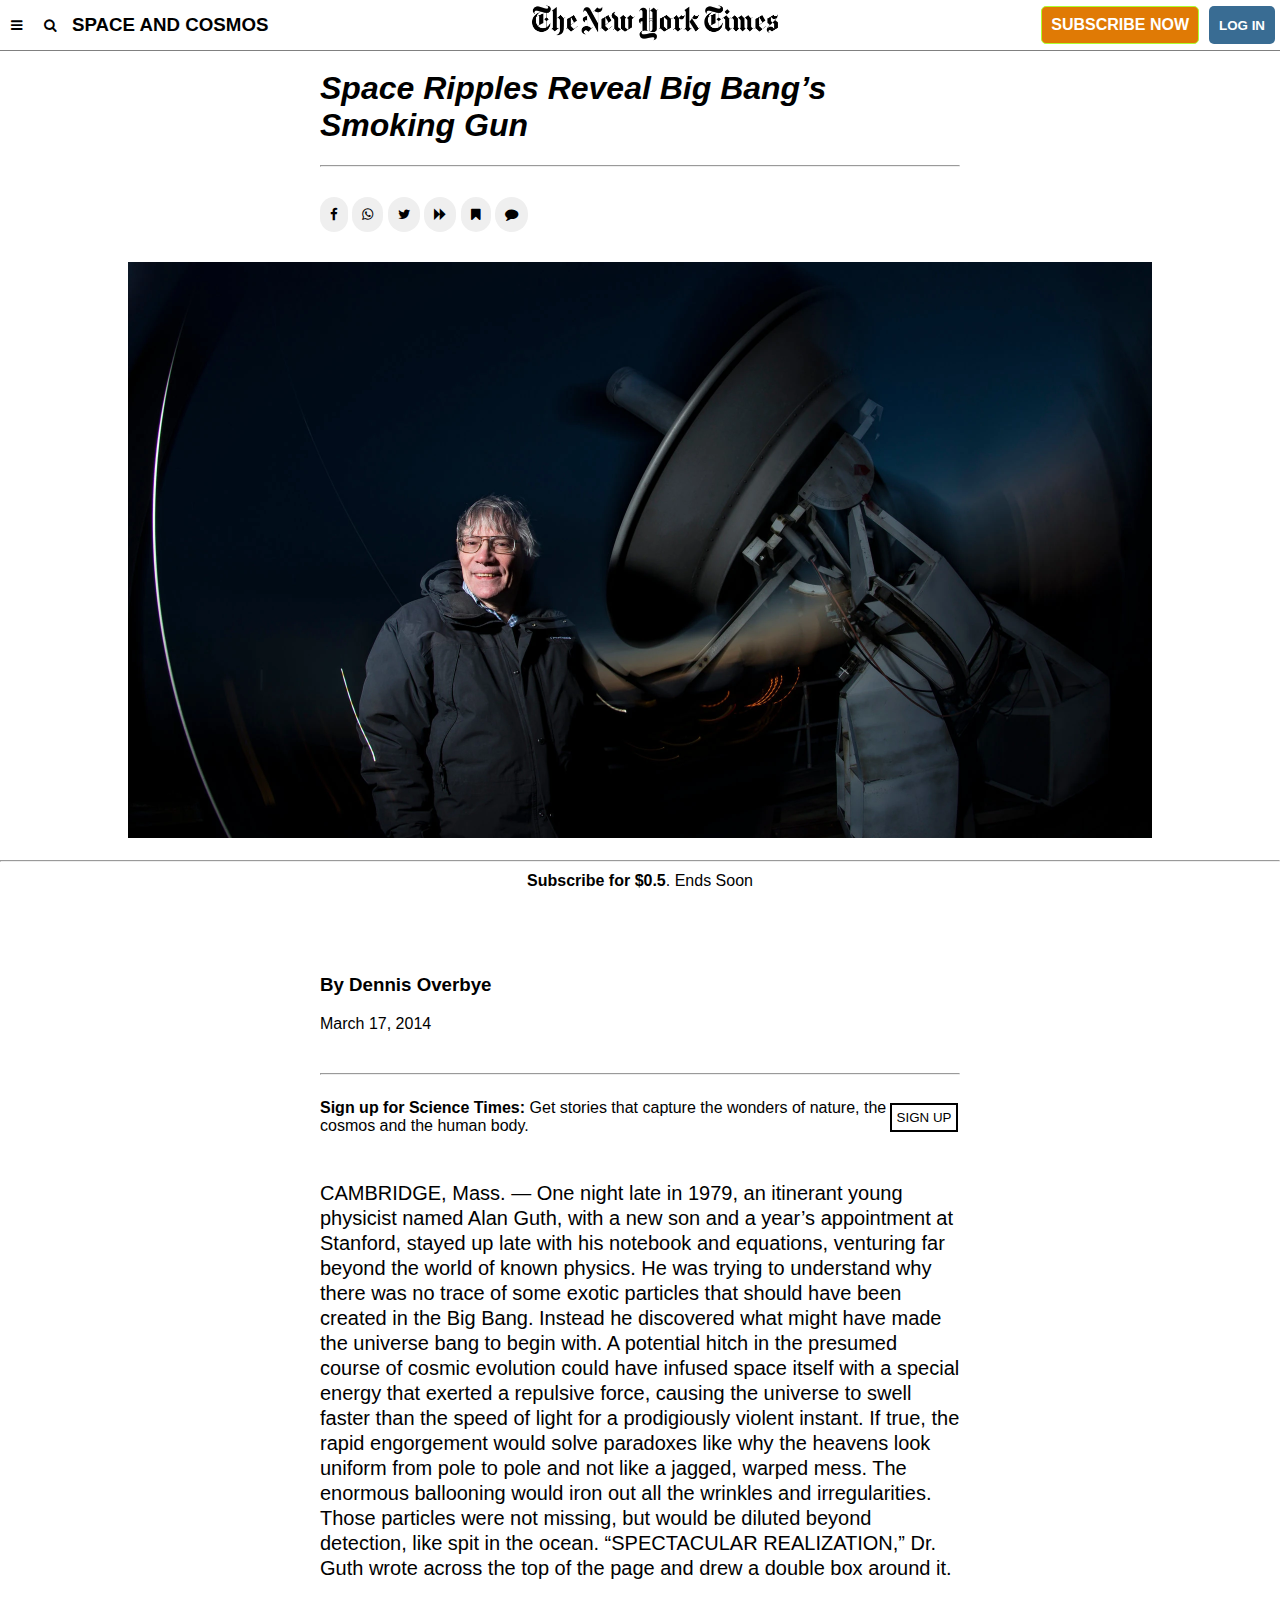
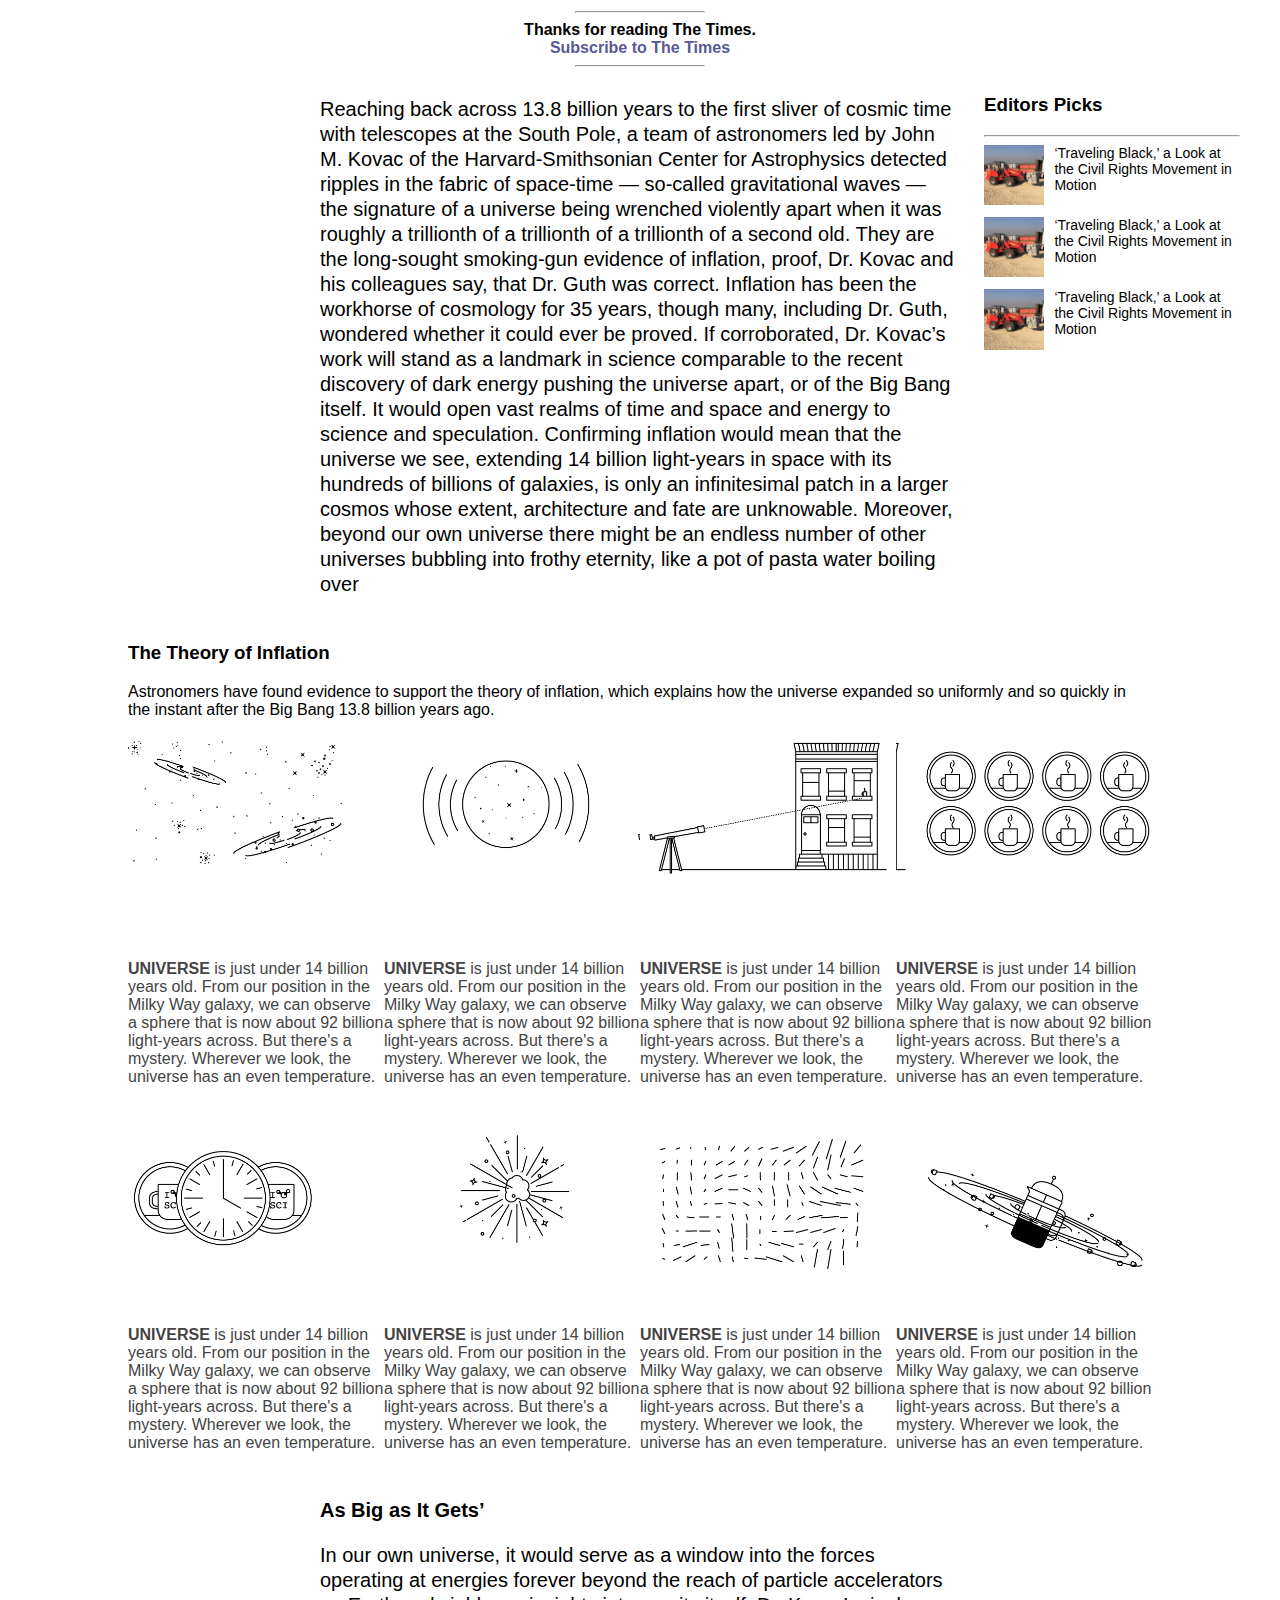
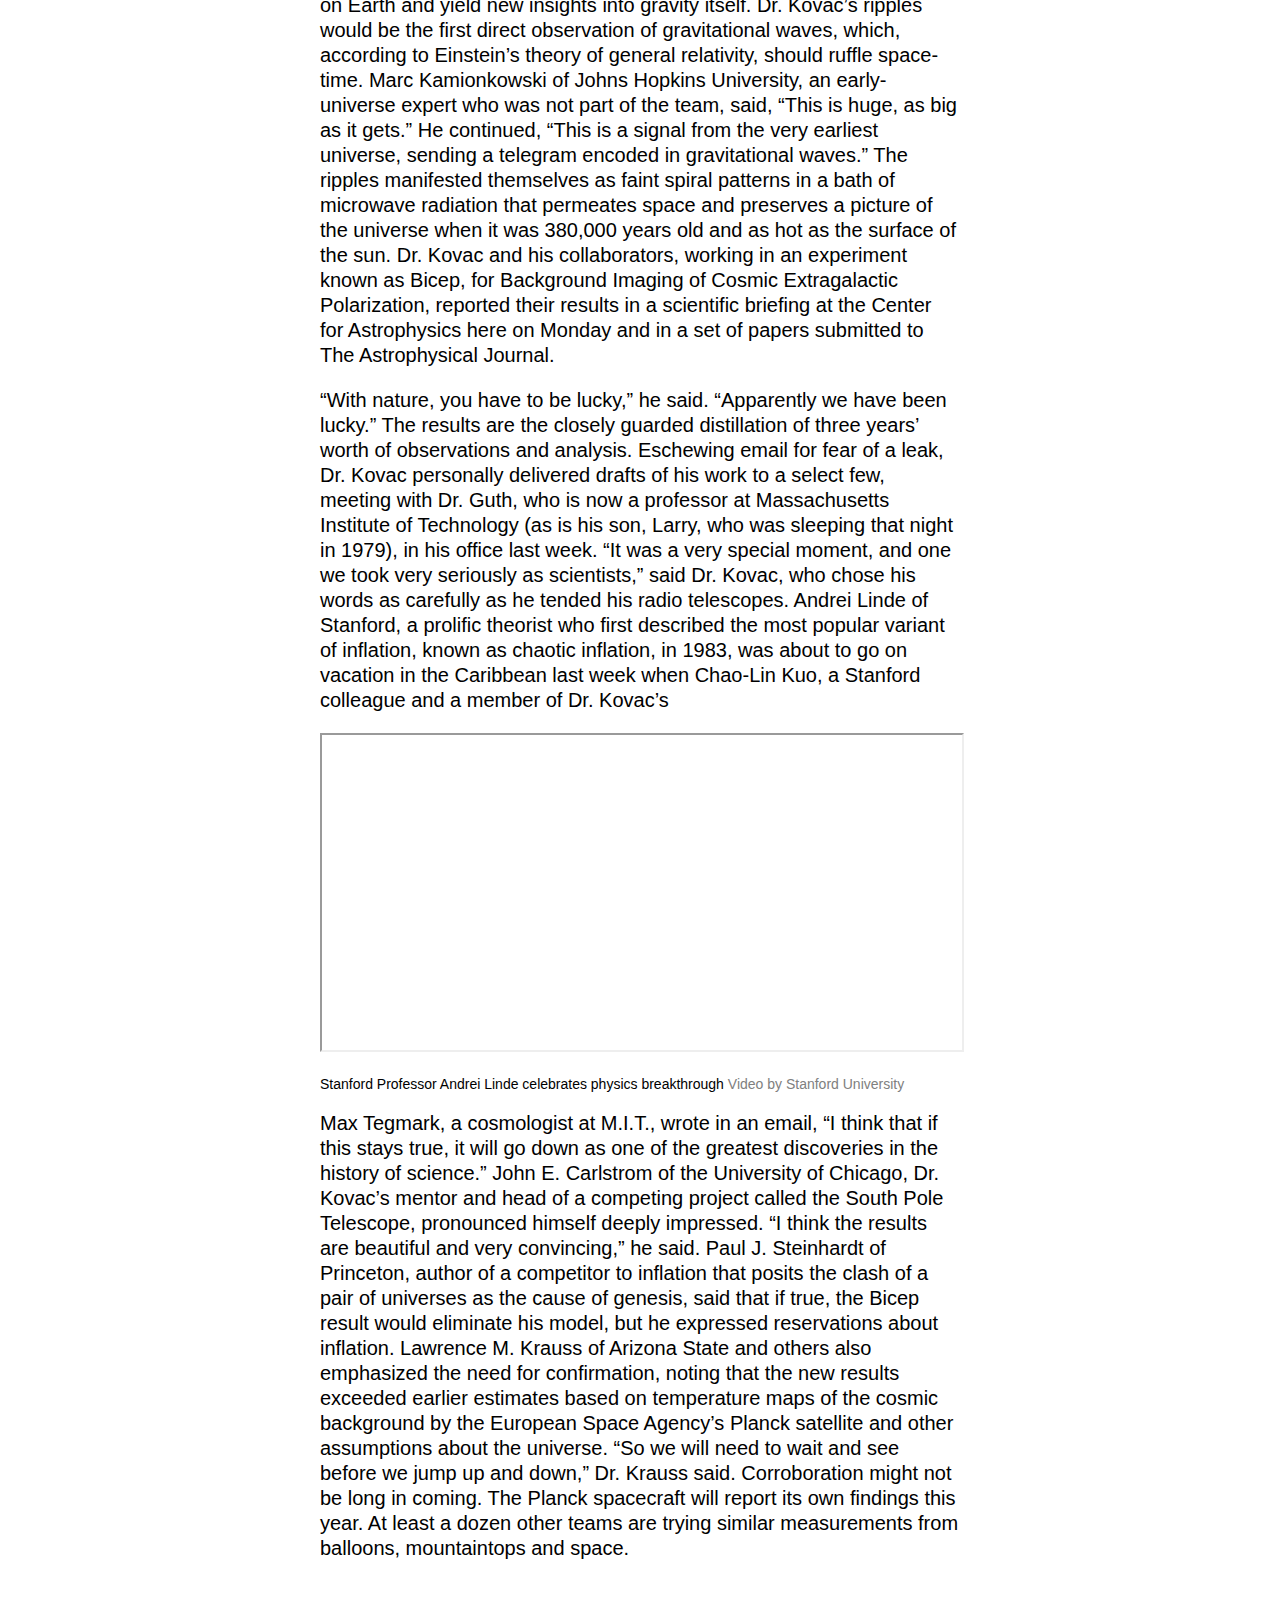
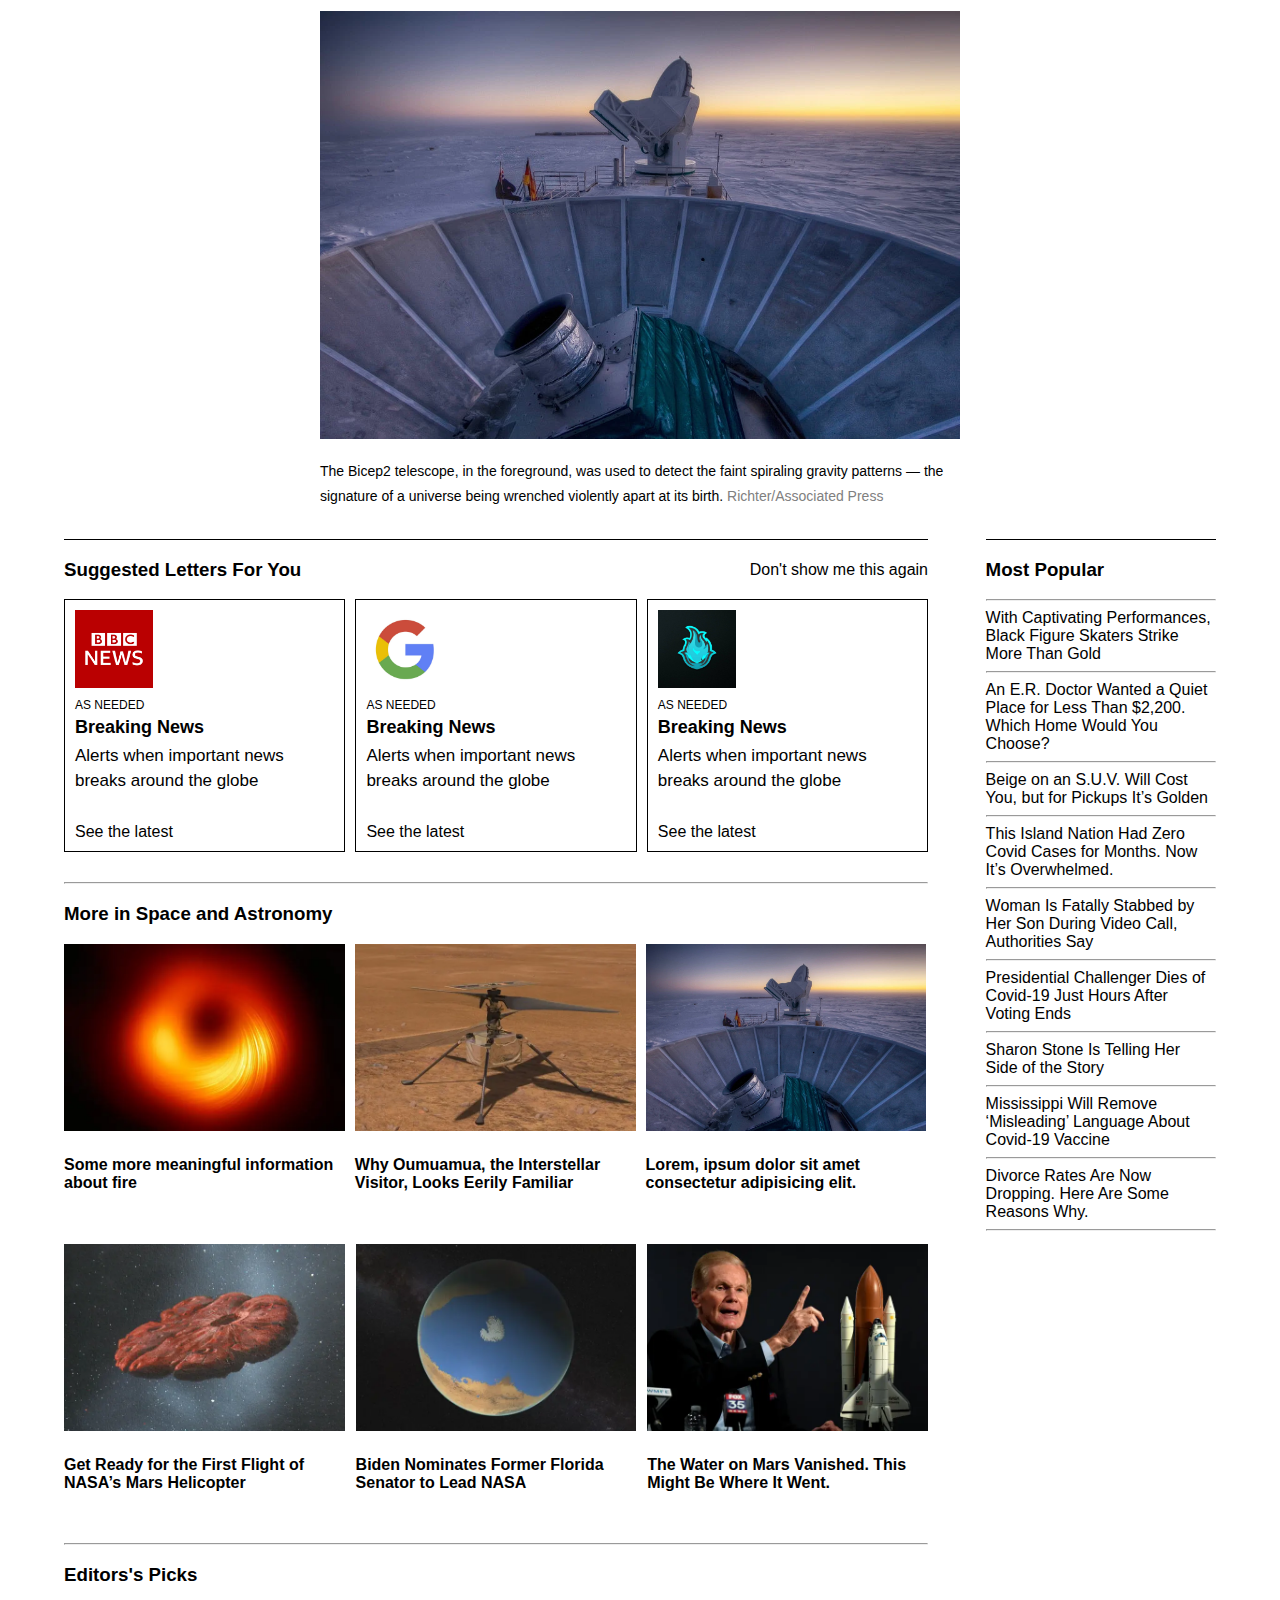
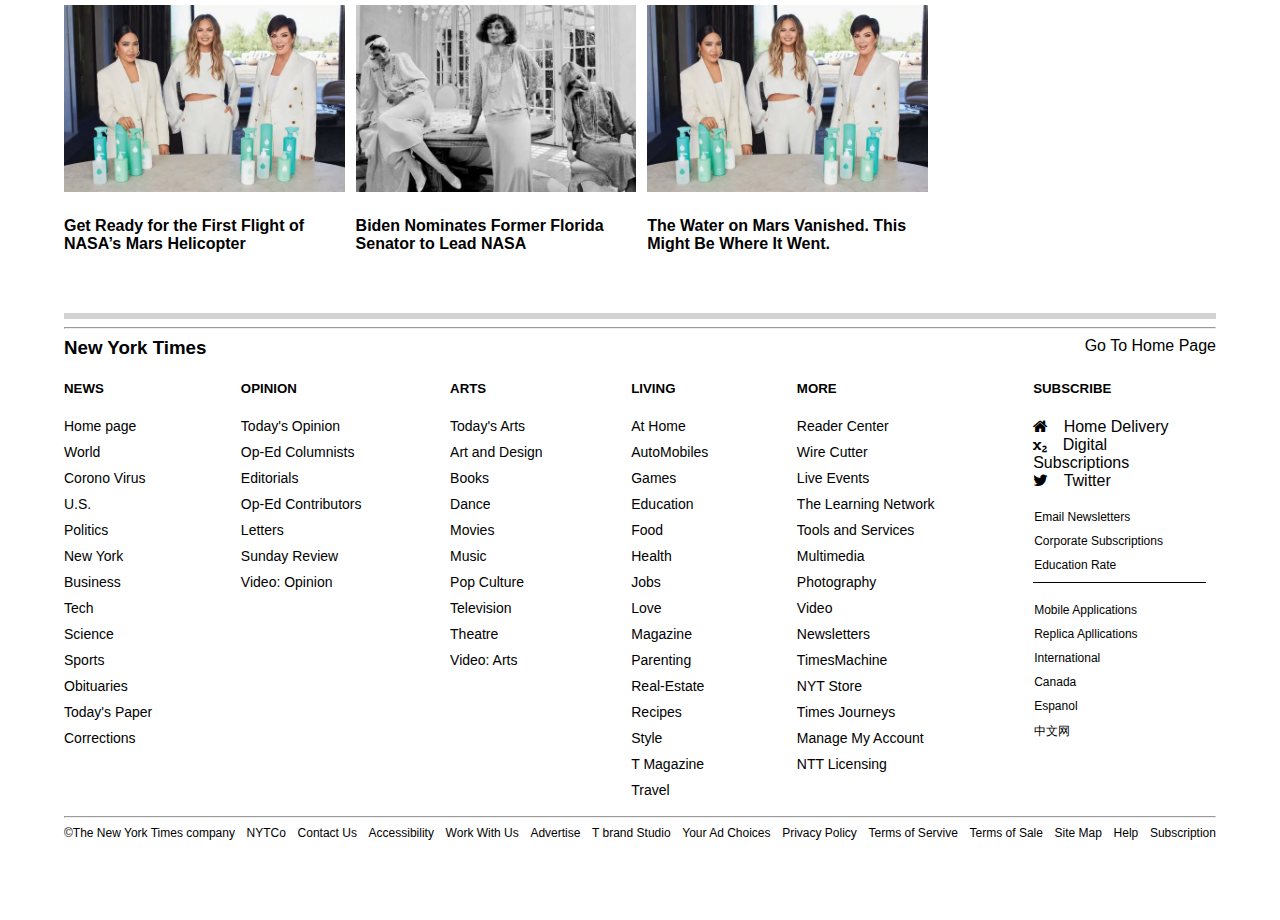
<file: index.html>
<!DOCTYPE html>
<html lang="en">
<head>
  <meta charset="UTF-8">
  <meta http-equiv="X-UA-Compatible" content="IE=edge">
  <meta name="viewport" content="width=device-width, initial-scale=1.0">
  <title>Document</title>
  <link rel="stylesheet" href="style.css">
  <link rel="stylesheet" href="https://cdnjs.cloudflare.com/ajax/libs/font-awesome/4.7.0/css/font-awesome.min.css">
</head>
<body>

  <!-- The Navigation -->
  <nav class="navigation">
    <div class="nav-items">
      <button type="button" class="search-icon"><i class="fa fa-bars"></i></button>
      <button type="button" class="search-icon"><i class="fa fa-search"></i></button>
      <h3>SPACE AND COSMOS</h3>
    </div>
    <div class="nav-items">
      <a href="https://www.nytimes.com/"><img class="logo" src="./img/New-York-Times-logo.png" alt="logo"></a>
    </div>
    <div class="nav-items">
      <a href="./form.html" class="subscribe-now">SUBSCRIBE NOW</a>
      <button type="button" class="log-in">LOG IN</button>
    </div>
  </nav>

  <!-- The Header -->
  <header>
    <h1>Space Ripples Reveal Big Bang’s Smoking Gun</h1>
    <hr>
    <div class="header-icons">
      <button type="button" class="social-icon"><i class="fa fa-facebook"></i></button>
      <button type="button" class="social-icon"><i class="fa fa-whatsapp"></i></button>
      <button type="button" class="social-icon"><i class="fa fa-twitter"></i></button>
      <button type="button" class="social-icon"><i class="fa fa-forward"></i></button>
      <button type="button" class="social-icon"><i class="fa fa-bookmark"></i></button>
      <button type="button" class="social-icon"><i class="fa fa-comment"></i></button>
    </div>
  </header>


  <img src="./img/image.webp" alt="banner-image" class="image-banner">
  <p class="fig-image">Allan Guth was one of the first physicists to hypothesize the existence of inflation, which explains how the universe expanded so uniformly and so quickly in the instant after the Big Bang 13.8 billion years ago.Credit...<span>Friedman for The New York Times</span></p>

  <!-- Main Section -->
  <section id="main">
    <div class="author">
      <h3>By Dennis Overbye</h3>
      <p>March 17, 2014</p>
    </div>
    <hr>
    <div class="sign-up">
      <p><span>Sign up for Science Times:</span> Get stories that capture the wonders of nature, the cosmos and the human body.</p>
      <button type="button">SIGN UP</button>
    </div>
    <div class="content">
      CAMBRIDGE, Mass. — One night late in 1979, an itinerant young physicist named Alan Guth, with a new son and a year’s appointment at Stanford, stayed up late with his notebook and equations, venturing far beyond the world of known physics.

      He was trying to understand why there was no trace of some exotic particles that should have been created in the Big Bang. Instead he discovered what might have made the universe bang to begin with. A potential hitch in the presumed course of cosmic evolution could have infused space itself with a special energy that exerted a repulsive force, causing the universe to swell faster than the speed of light for a prodigiously violent instant.

      If true, the rapid engorgement would solve paradoxes like why the heavens look uniform from pole to pole and not like a jagged, warped mess. The enormous ballooning would iron out all the wrinkles and irregularities. Those particles were not missing, but would be diluted beyond detection, like spit in the ocean.

      “SPECTACULAR REALIZATION,” Dr. Guth wrote across the top of the page and drew a double box around it. 
    </div>
    <hr class="shorter">
    <h4 class="thanks">Thanks for reading The Times.</h4>
    <h4 class="blue thanks">Subscribe to The Times</h4>
    <hr class="shorter">
  </section>

    <aside>
      <h3>Editors Picks</h3>
      <hr>
      <div class="row-flex">
        <div class="column">
          <img class="loader" src="./img/l1.jpg" alt="loader">
        </div>
        <div class="column-flex">
          <a href="#">‘Traveling Black,’ a Look at the Civil Rights Movement in Motion</a>
        </div>
      </div>
      <div class="row-flex">
        <div class="column">
          <img class="loader" src="./img/l1.jpg" alt="loader">
        </div>
        <div class="column-flex">
          <a href="#">‘Traveling Black,’ a Look at the Civil Rights Movement in Motion</a>
        </div>
      </div>
      <div class="row-flex">
        <div class="column">
          <img class="loader" src="./img/l1.jpg" alt="loader">
        </div>
        <div class="column-flex">
          <a href="#">‘Traveling Black,’ a Look at the Civil Rights Movement in Motion</a>
        </div>
      </div>
    </aside>

    <div class="editors-picks">
      Reaching back across 13.8 billion years to the first sliver of cosmic time with telescopes at the South Pole, a team of astronomers led by John M. Kovac of the Harvard-Smithsonian Center for Astrophysics detected ripples in the fabric of space-time — so-called gravitational waves — the signature of a universe being wrenched violently apart when it was roughly a trillionth of a trillionth of a trillionth of a second old. They are the long-sought smoking-gun evidence of inflation, proof, Dr. Kovac and his colleagues say, that Dr. Guth was correct.

      Inflation has been the workhorse of cosmology for 35 years, though many, including Dr. Guth, wondered whether it could ever be proved.

      If corroborated, Dr. Kovac’s work will stand as a landmark in science comparable to the recent discovery of dark energy pushing the universe apart, or of the Big Bang itself. It would open vast realms of time and space and energy to science and speculation.

      Confirming inflation would mean that the universe we see, extending 14 billion light-years in space with its hundreds of billions of galaxies, is only an infinitesimal patch in a larger cosmos whose extent, architecture and fate are unknowable. Moreover, beyond our own universe there might be an endless number of other universes bubbling into frothy eternity, like a pot of pasta water boiling over
      <br>
      <br>
    </div>
    <section id="grid">
      <h3>The Theory of Inflation</h3>
      <p>Astronomers have found evidence to support the theory of inflation, which explains how the universe expanded so uniformly and so quickly in the instant after the Big Bang 13.8 billion years ago.</p>
      <div class="wrapper">
        <div class="cards">
          <a href=""><img class="card-style" src="./img/1.png" alt="Avatar"></a>
          <div class="container">
            <p><strong>UNIVERSE</strong> is just under 14 billion years old. From our position in the Milky Way galaxy, we can observe a sphere that is now about 92 billion light-years across. But there's a mystery. Wherever we look, the universe has an even temperature.</p>
          </div>
        </div>
        <div class="cards">
          <a href=""><img class="card-style" src="./img/2.png" alt="Avatar"></a>
          <div class="container">
            <p><strong>UNIVERSE</strong> is just under 14 billion years old. From our position in the Milky Way galaxy, we can observe a sphere that is now about 92 billion light-years across. But there's a mystery. Wherever we look, the universe has an even temperature.</p>
          </div>
        </div>
        <div class="cards">
          <a href=""><img class="card-style" src="./img/3.png" alt="Avatar"></a>
          <div class="container">
            <p><strong>UNIVERSE</strong> is just under 14 billion years old. From our position in the Milky Way galaxy, we can observe a sphere that is now about 92 billion light-years across. But there's a mystery. Wherever we look, the universe has an even temperature.</p>
          </div>
        </div>
        <div class="cards">
          <a href=""><img class="card-style" src="./img/4.png" alt="Avatar"></a>
          <div class="container">
            <p><strong>UNIVERSE</strong> is just under 14 billion years old. From our position in the Milky Way galaxy, we can observe a sphere that is now about 92 billion light-years across. But there's a mystery. Wherever we look, the universe has an even temperature.</p>
          </div>
        </div>
        <div class="cards">
          <a href=""><img class="card-style" src="./img/5.png" alt="Avatar"></a>
          <div class="container">
            <p><strong>UNIVERSE</strong> is just under 14 billion years old. From our position in the Milky Way galaxy, we can observe a sphere that is now about 92 billion light-years across. But there's a mystery. Wherever we look, the universe has an even temperature.</p>
          </div>
        </div>
        <div class="cards">
          <a href=""><img class="card-style" src="./img/6.png" alt="Avatar"></a>
          <div class="container">
            <p><strong>UNIVERSE </strong> is just under 14 billion years old. From our position in the Milky Way galaxy, we can observe a sphere that is now about 92 billion light-years across. But there's a mystery. Wherever we look, the universe has an even temperature.</p>
          </div>
        </div>
        <div class="cards">
          <a href=""><img class="card-style" src="./img/7.png" alt="Avatar"></a>
          <div class="container">
            <p><strong>UNIVERSE</strong> is just under 14 billion years old. From our position in the Milky Way galaxy, we can observe a sphere that is now about 92 billion light-years across. But there's a mystery. Wherever we look, the universe has an even temperature.</p>
          </div>
        </div>
        <div class="cards">
          <a href=""><img class="card-style" src="./img/8.png" alt="Avatar"></a>
          <div class="container">
            <p><strong>UNIVERSE </strong> is just under 14 billion years old. From our position in the Milky Way galaxy, we can observe a sphere that is now about 92 billion light-years across. But there's a mystery. Wherever we look, the universe has an even temperature.</p>
          </div>
        </div>
      </div>
    </section>
    <section id="main2">
      <div class="content">
        <span class="special">As Big as It Gets’</span>
      <p>In our own universe, it would serve as a window into the forces operating at energies forever beyond the reach of particle accelerators on Earth and yield new insights into gravity itself. Dr. Kovac’s ripples would be the first direct observation of gravitational waves, which, according to Einstein’s theory of general relativity, should ruffle space-time.

        Marc Kamionkowski of Johns Hopkins University, an early-universe expert who was not part of the team, said, “This is huge, as big as it gets.”

        He continued, “This is a signal from the very earliest universe, sending a telegram encoded in gravitational waves.”

        The ripples manifested themselves as faint spiral patterns in a bath of microwave radiation that permeates space and preserves a picture of the universe when it was 380,000 years old and as hot as the surface of the sun.

        Dr. Kovac and his collaborators, working in an experiment known as Bicep, for Background Imaging of Cosmic Extragalactic Polarization, reported their results in a scientific briefing at the Center for Astrophysics here on Monday and in a set of papers submitted to The Astrophysical Journal.
      </p>
        “With nature, you have to be lucky,” he said. “Apparently we have been lucky.”

        The results are the closely guarded distillation of three years’ worth of observations and analysis. Eschewing email for fear of a leak, Dr. Kovac personally delivered drafts of his work to a select few, meeting with Dr. Guth, who is now a professor at Massachusetts Institute of Technology (as is his son, Larry, who was sleeping that night in 1979), in his office last week.

        “It was a very special moment, and one we took very seriously as scientists,” said Dr. Kovac, who chose his words as carefully as he tended his radio telescopes.

        Andrei Linde of Stanford, a prolific theorist who first described the most popular variant of inflation, known as chaotic inflation, in 1983, was about to go on vacation in the Caribbean last week when Chao-Lin Kuo, a Stanford colleague and a member of Dr. Kovac’s 

        <iframe height="315" src="https://www.youtube.com/embed/ZlfIVEy_YOA" title="YouTube video player" allow="accelerometer; autoplay; clipboard-write; encrypted-media; gyroscope; picture-in-picture" allowfullscreen>
        </iframe>
        <p class="youtube">Stanford Professor Andrei Linde celebrates physics breakthrough<span> Video by Stanford University</span></p>
          Max Tegmark, a cosmologist at M.I.T., wrote in an email, “I think that if this stays true, it will go down as one of the greatest discoveries in the history of science.”

          John E. Carlstrom of the University of Chicago, Dr. Kovac’s mentor and head of a competing project called the South Pole Telescope, pronounced himself deeply impressed. “I think the results are beautiful and very convincing,” he said.

          Paul J. Steinhardt of Princeton, author of a competitor to inflation that posits the clash of a pair of universes as the cause of genesis, said that if true, the Bicep result would eliminate his model, but he expressed reservations about inflation.

          Lawrence M. Krauss of Arizona State and others also emphasized the need for confirmation, noting that the new results exceeded earlier estimates based on temperature maps of the cosmic background by the European Space Agency’s Planck satellite and other assumptions about the universe.

          “So we will need to wait and see before we jump up and down,” Dr. Krauss said.

          Corroboration might not be long in coming. The Planck spacecraft will report its own findings this year. At least a dozen other teams are trying similar measurements from balloons, mountaintops and space.
        <img class="satelite" src="./img/18cosmos-2-jumbo.webp" alt="dummy pictures">
        <p class="sate-caption">The Bicep2 telescope, in the foreground, was used to detect the faint spiraling gravity patterns — the signature of a universe being wrenched violently apart at its birth. <span>Richter/Associated Press</span></p>
      </div>
    </section>
  <section id="suggested-newsletters">
    <div class="suggestions">
      <div class="suggested-grid">
        <div class="suggested-heading">
          <h3>Suggested Letters For You</h3>
          <a href="" class="suggested-link">Don't show me this again</a>
        </div>
        <div class="suggested-content">
          <div class="content-flex">
            <a href="">
              <div class="content">
                <img class="image-1" src="./img/1200px-BBC_News_2019.svg.png" alt="bbc-image">
                <p class="paragraph">AS NEEDED</p>
                <h3 class="breaking">Breaking News</h3>
                <p  class="alerts">Alerts when important news breaks around the globe</p>
              </div> 
            </a>
            <div class="content-footer">
              <a href="">See the latest</a>
            </div>
          </div>
          <div class="content-flex">
            <a href="">
              <div class="content">
                <img class="image-1" src="./img/google.webp" alt="bbc-image">
                <p class="paragraph">AS NEEDED</p>
                <h3 class="breaking">Breaking News</h3>
                <p  class="alerts">Alerts when important news breaks around the globe</p>
              </div> 
            </a>
            <div class="content-footer">
              <a href="">See the latest</a>
            </div>
          </div>
          <div class="content-flex">
            <a href="">
              <div class="content">
                <img class="image-1" src="./img/fire.jpg" alt="bbc-image">
                <p class="paragraph">AS NEEDED</p>
                <h3 class="breaking">Breaking News</h3>
                <p  class="alerts">Alerts when important news breaks around the globe</p>
              </div> 
            </a>
            <div class="content-footer">
              <a href="">See the latest</a>
            </div>
          </div>
        </div>
        <hr>
        <div>
          <h3>More in Space and Astronomy</h3>
        </div>
        <div class="suggested-content">
          <div class="sc-flex">
            <div class="card">
              <a href=""><img class="card-style" src="./img/fire.webp" alt="Avatar"></a>
              <div class="container">
                <a href=""><h4><b>Some more meaningful information about fire</b></h4></a>
              </div>
            </div>
            <div class="card card2">
              <a href=""><img class="card-style" src="./img/got.webp" alt="Avatar"></a>
              <div class="container">
                <a href=""><h4><b>Why Oumuamua, the Interstellar Visitor, Looks Eerily Familiar</b></h4></a>
              </div>
            </div>
            <div class="card card2">
              <a href=""><img class="card-style" src="./img/18cosmos-2-jumbo.webp" alt="Avatar"></a>
              <div class="container">
                <a href=""><h4><b>Lorem, ipsum dolor sit amet consectetur adipisicing elit.</b></h4></a>
              </div>
            </div>
          </div>
        </div>
        <div class="suggested-content">
          <div class="card">
            <a href=""><img class="card-style" src="./img/rock.webp" alt="Avatar"></a>
            <div class="container">
              <a href=""><h4><b>Get Ready for the First Flight of NASA’s Mars Helicopter</b></h4></a>
            </div>
          </div>
          <div class="card">
            <a href=""><img class="card-style" src="./img/earth.webp" alt="Avatar"></a>
            <div class="container">
              <a href=""><h4><b>Biden Nominates Former Florida Senator to Lead NASA</b></h4></a>
            </div>
          </div>
          <div class="card">
            <a href=""><img class="card-style" src="./img/bet.webp" alt="Avatar"></a>
            <div class="container">
              <a href=""><h4><b>The Water on Mars Vanished. This Might Be Where It Went.</b></h4></a>
            </div>
          </div>
        </div>
        <hr>
        <div>
          <h3>Editors's Picks</h3>
        </div>
        <div class="suggested-content">
          <div class="card">
            <a href=""><img class="card-style" src="./img/er3.webp" alt="Avatar"></a>
            <div class="container">
              <a href=""><h4><b>Get Ready for the First Flight of NASA’s Mars Helicopter</b></h4></a>
            </div>
          </div>
          <div class="card">
            <a href=""><img class="card-style" src="./img/er2.webp" alt="Avatar"></a>
            <div class="container">
              <a href=""><h4><b>Biden Nominates Former Florida Senator to Lead NASA</b></h4></a>
            </div>
          </div>
          <div class="card">
            <a href=""><img class="card-style" src="./img/er3.webp" alt="Avatar"></a>
            <div class="container">
              <a href=""><h4><b>The Water on Mars Vanished. This Might Be Where It Went.</b></h4></a>
            </div>
          </div>
        </div>
      </div>
      <div class="side-suggestions">
        <h3>Most Popular</h3>
        <hr>
        <a href="#">With Captivating Performances, Black Figure Skaters Strike More Than Gold</a>
        <hr>
        <a href="#">An E.R. Doctor Wanted a Quiet Place for Less Than $2,200. Which Home Would You Choose?</a>
        <hr>
        <a href="#">Beige on an S.U.V. Will Cost You, but for Pickups It’s Golden</a>
        <hr>
        <a href="#">This Island Nation Had Zero Covid Cases for Months. Now It’s Overwhelmed.</a>
        <hr>
        <a href="#">Woman Is Fatally Stabbed by Her Son During Video Call, Authorities Say</a>
        <hr>
        <a href="#">Presidential Challenger Dies of Covid-19 Just Hours After Voting Ends</a>
        <hr>
        <a href="#">Sharon Stone Is Telling Her Side of the Story</a>
        <hr>
        <a href="#">Mississippi Will Remove ‘Misleading’ Language About Covid-19 Vaccine</a>
        <hr>
        <a href="#">Divorce Rates Are Now Dropping. Here Are Some Reasons Why.</a>
        <hr>
      </div>
    </div>
  </section>
  <footer>
    <hr class="bold">
    <hr>
    <div>
      <h3 class="inline">New York Times</h3>
      <a href="#" class="float-link">Go To Home Page</a>
    </div>
    <div class="other-sections">
      <div>
        <h5>NEWS</h5>
        <a href="" class="block">Home page</a>
        <a href="" class="block">World</a>
        <a href="" class="block">Corono Virus</a>
        <a href="" class="block">U.S.</a>
        <a href="" class="block">Politics</a>
        <a href="" class="block">New York</a>
        <a href="" class="block">Business</a>
        <a href="" class="block">Tech</a>
        <a href="" class="block">Science</a>
        <a href="" class="block">Sports</a>
        <a href="" class="block">Obituaries</a>
        <a href="" class="block">Today's Paper</a>
        <a href="" class="block">Corrections</a>
      </div>
      <div>
        <h5>OPINION</h5>
        <a href="" class="block">Today's Opinion</a>
        <a href="" class="block">Op-Ed Columnists</a>
        <a href="" class="block">Editorials</a>
        <a href="" class="block">Op-Ed Contributors</a>
        <a href="" class="block">Letters</a>
        <a href="" class="block">Sunday Review</a>
        <a href="" class="block">Video: Opinion</a>
      </div>
      <div>
        <h5>ARTS</h5>
        <a href="" class="block">Today's Arts</a>
        <a href="" class="block">Art and Design</a>
        <a href="" class="block">Books</a>
        <a href="" class="block">Dance</a>
        <a href="" class="block">Movies</a>
        <a href="" class="block">Music</a>
        <a href="" class="block">Pop Culture</a>
        <a href="" class="block">Television</a>
        <a href="" class="block">Theatre</a>
        <a href="" class="block">Video: Arts</a>
      </div>
      <div>
        <h5>LIVING</h5>
        <a href="" class="block">At Home</a>
        <a href="" class="block">AutoMobiles</a>
        <a href="" class="block">Games</a>
        <a href="" class="block">Education</a>
        <a href="" class="block">Food</a>
        <a href="" class="block">Health</a>
        <a href="" class="block">Jobs</a>
        <a href="" class="block">Love</a>
        <a href="" class="block">Magazine</a>
        <a href="" class="block">Parenting</a>
        <a href="" class="block">Real-Estate</a>
        <a href="" class="block">Recipes</a>
        <a href="" class="block">Style</a>
        <a href="" class="block">T Magazine</a>
        <a href="" class="block">Travel</a>
      </div>
      <div>
        <h5>MORE</h5>
        <a href="" class="block">Reader Center</a>
        <a href="" class="block">Wire Cutter</a>
        <a href="" class="block">Live Events</a>
        <a href="" class="block">The Learning Network</a>
        <a href="" class="block">Tools and Services</a>
        <a href="" class="block">Multimedia</a>
        <a href="" class="block">Photography</a>
        <a href="" class="block">Video</a>
        <a href="" class="block">Newsletters</a>
        <a href="" class="block">TimesMachine</a>
        <a href="" class="block">NYT Store</a>
        <a href="" class="block">Times Journeys</a>
        <a href="" class="block">Manage My Account</a>
        <a href="" class="block">NTT Licensing</a>
      </div>
      <div class="subscribe">
        <div class="top">
          <div>
            <h5>SUBSCRIBE</h5>
            <div>
              <i class="fa fa-home icon-inline"></i>
              <a href="" class="subscribe">Home Delivery</a>
            </div>
            <div>
              <i class="fa fa-subscript icon-inline"></i>
              <a href="" class="subscribe">Digital Subscriptions</a>
            </div>
            <div>
              <i class="fa fa-twitter icon-inline"></i>
              <a href="" class="subscribe">Twitter</a>
            </div>
          </div>
          <div class="other-links">
            <a href="" class="blocks">Email Newsletters</a>
            <a href="" class="blocks">Corporate Subscriptions</a>
            <a href="" class="blocks">Education Rate</a>
          </div>
        </div>
        <div class="other-links">
          <a href="" class="blocks">Mobile Applications</a>
          <a href="" class="blocks">Replica Apllications</a>
          <a href="" class="blocks">International</a>
          <a href="" class="blocks">Canada</a>
          <a href="" class="blocks">Espanol</a>
          <a href="" class="blocks">中文网</a>
        </div>
      </div>
    </div>
    <hr>
    <div class="footer-links">
      <a href="">&#169;The New York Times company</a>
      <a href="">NYTCo</a>
      <a href="">Contact Us</a>
      <a href="">Accessibility</a>
      <a href="">Work With Us</a>
      <a href="">Advertise</a>
      <a href="">T brand Studio</a>
      <a href="">Your Ad Choices</a>
      <a href="">Privacy Policy</a>
      <a href="">Terms of Servive</a>
      <a href="">Terms of Sale</a>
      <a href="">Site Map</a>
      <a href="">Help</a>
      <a href="">Subscription</a>
    </div>
  </footer>
  <div class="subscribe-class">
    <hr class="no-margin">
    <a href=""><p class="no-padding"><span class=sub-bold>Subscribe for $0.5</span>. Ends Soon</p></a>
  </div>
</body>
</html>
</file>
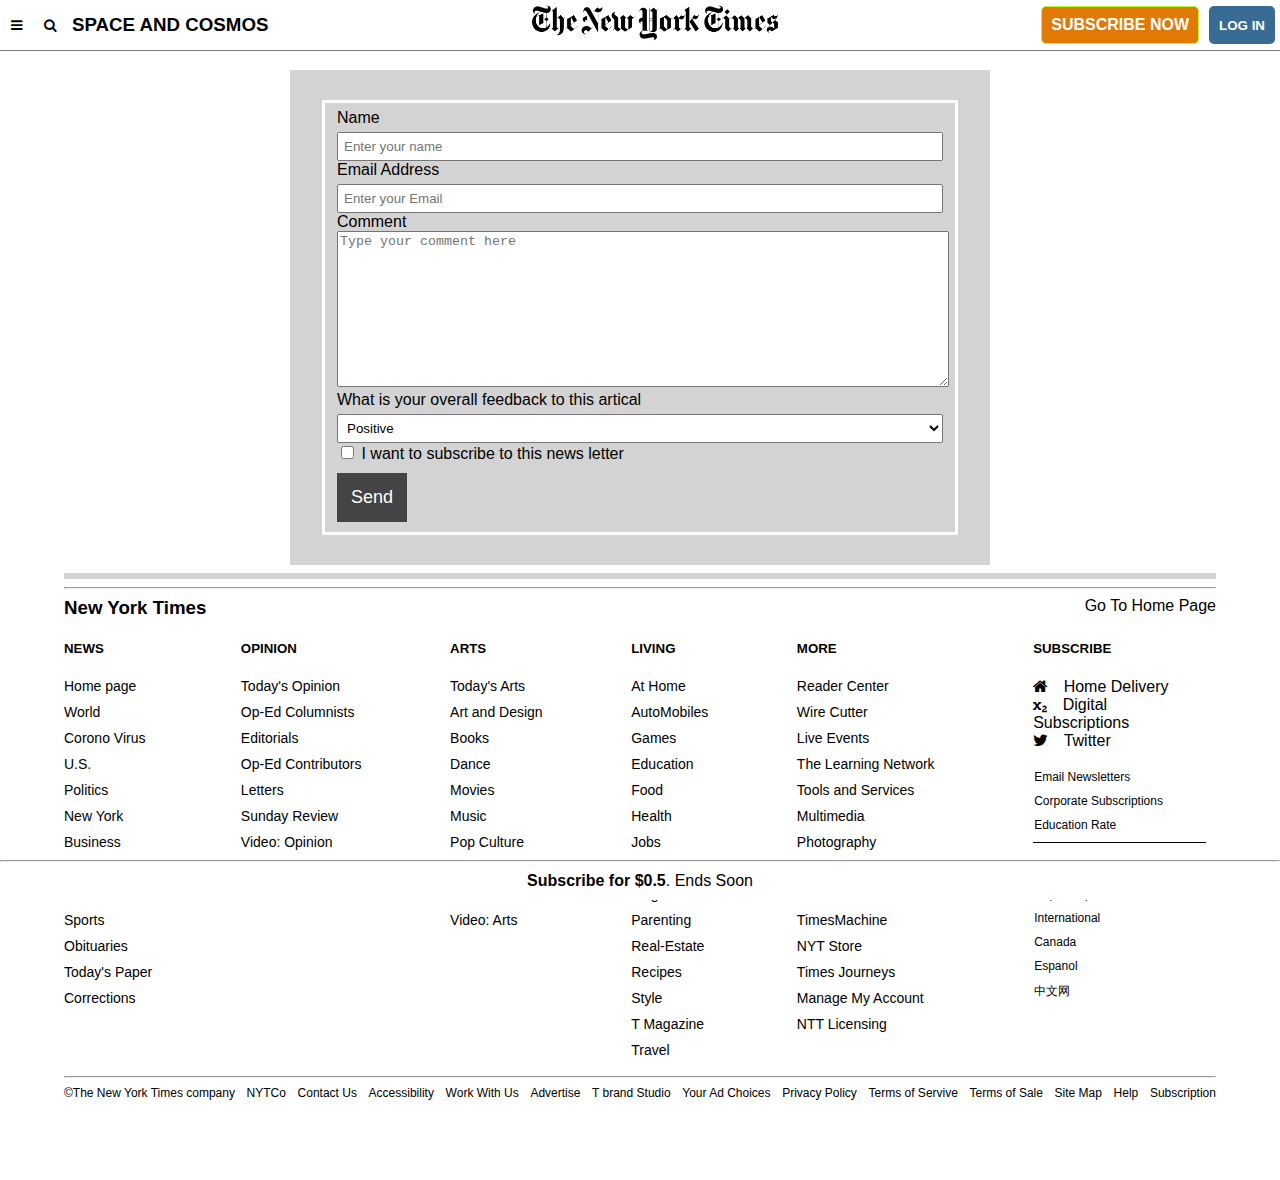
<file: form.html>
<!DOCTYPE html>
<html lang="en">
<head>
  <meta charset="UTF-8">
  <meta http-equiv="X-UA-Compatible" content="IE=edge">
  <meta name="viewport" content="width=device-width, initial-scale=1.0">
  <title>Document</title>
  <link rel="stylesheet" href="style.css">
  <link rel="stylesheet" href="https://cdnjs.cloudflare.com/ajax/libs/font-awesome/4.7.0/css/font-awesome.min.css">
</head>
<body>

  <!-- The Navigation -->
  <nav class="navigation">
    <div class="nav-items">
      <button type="button" class="search-icon"><i class="fa fa-bars"></i></button>
      <button type="button" class="search-icon"><i class="fa fa-search"></i></button>
      <h3>SPACE AND COSMOS</h3>
    </div>
    <div class="nav-items">
      <a href="https://www.nytimes.com/"><img class="logo" src="./img/New-York-Times-logo.png" alt="logo"></a>
    </div>
    <div class="nav-items">
      <a href="/form.html" class="subscribe-now">SUBSCRIBE NOW</a>
      <button type="button" class="log-in">LOG IN</button>
    </div>
  </nav>
  <main>
    <form action="/" class="subscribe-form2">
      <fieldset class="fieldset-form">
        <label for="name">Name</label><br>
        <input class="form-input" type="text" id="name" placeholder="Enter your name" maxlength="20" required><br>
        <label for="email">Email Address</label><br>
        <input class="form-input" type="email" id="email" placeholder="Enter your Email" maxlength="20" required><br>
        <label for="comment">Comment</label><br>
        <textarea class="text-area" name="comment" id="comment" maxlength="250" cols="30" rows="10" placeholder="Type your comment here" required></textarea><br>
        <label for="feedback">What is your overall feedback to this artical</label><br>
        <select class="form-input" name="feedback" id="feedback">
          <option value="positive">Positive</option>
          <option value="positive">Neutral</option>
          <option value="positive">Negative</option>
        </select><br>
        <input type="checkbox" id="check-box">
        <label for="check-box">I want to subscribe to this news letter</label><br>
        <input type="submit" value="Send" class="submit">
      </fieldset>
    </form>
  </main>
  <footer>
    <hr class="bold">
    <hr>
    <div>
      <h3 class="inline">New York Times</h3>
      <a href="#" class="float-link">Go To Home Page</a>
    </div>
    <div class="other-sections">
      <div>
        <h5>NEWS</h5>
        <a href="" class="block">Home page</a>
        <a href="" class="block">World</a>
        <a href="" class="block">Corono Virus</a>
        <a href="" class="block">U.S.</a>
        <a href="" class="block">Politics</a>
        <a href="" class="block">New York</a>
        <a href="" class="block">Business</a>
        <a href="" class="block">Tech</a>
        <a href="" class="block">Science</a>
        <a href="" class="block">Sports</a>
        <a href="" class="block">Obituaries</a>
        <a href="" class="block">Today's Paper</a>
        <a href="" class="block">Corrections</a>
      </div>
      <div>
        <h5>OPINION</h5>
        <a href="" class="block">Today's Opinion</a>
        <a href="" class="block">Op-Ed Columnists</a>
        <a href="" class="block">Editorials</a>
        <a href="" class="block">Op-Ed Contributors</a>
        <a href="" class="block">Letters</a>
        <a href="" class="block">Sunday Review</a>
        <a href="" class="block">Video: Opinion</a>
      </div>
      <div>
        <h5>ARTS</h5>
        <a href="" class="block">Today's Arts</a>
        <a href="" class="block">Art and Design</a>
        <a href="" class="block">Books</a>
        <a href="" class="block">Dance</a>
        <a href="" class="block">Movies</a>
        <a href="" class="block">Music</a>
        <a href="" class="block">Pop Culture</a>
        <a href="" class="block">Television</a>
        <a href="" class="block">Theatre</a>
        <a href="" class="block">Video: Arts</a>
      </div>
      <div>
        <h5>LIVING</h5>
        <a href="" class="block">At Home</a>
        <a href="" class="block">AutoMobiles</a>
        <a href="" class="block">Games</a>
        <a href="" class="block">Education</a>
        <a href="" class="block">Food</a>
        <a href="" class="block">Health</a>
        <a href="" class="block">Jobs</a>
        <a href="" class="block">Love</a>
        <a href="" class="block">Magazine</a>
        <a href="" class="block">Parenting</a>
        <a href="" class="block">Real-Estate</a>
        <a href="" class="block">Recipes</a>
        <a href="" class="block">Style</a>
        <a href="" class="block">T Magazine</a>
        <a href="" class="block">Travel</a>
      </div>
      <div>
        <h5>MORE</h5>
        <a href="" class="block">Reader Center</a>
        <a href="" class="block">Wire Cutter</a>
        <a href="" class="block">Live Events</a>
        <a href="" class="block">The Learning Network</a>
        <a href="" class="block">Tools and Services</a>
        <a href="" class="block">Multimedia</a>
        <a href="" class="block">Photography</a>
        <a href="" class="block">Video</a>
        <a href="" class="block">Newsletters</a>
        <a href="" class="block">TimesMachine</a>
        <a href="" class="block">NYT Store</a>
        <a href="" class="block">Times Journeys</a>
        <a href="" class="block">Manage My Account</a>
        <a href="" class="block">NTT Licensing</a>
      </div>
      <div class="subscribe">
        <div class="top">
          <div>
            <h5>SUBSCRIBE</h5>
            <div>
              <i class="fa fa-home icon-inline"></i>
              <a href="" class="subscribe">Home Delivery</a>
            </div>
            <div>
              <i class="fa fa-subscript icon-inline"></i>
              <a href="" class="subscribe">Digital Subscriptions</a>
            </div>
            <div>
              <i class="fa fa-twitter icon-inline"></i>
              <a href="" class="subscribe">Twitter</a>
            </div>
          </div>
          <div class="other-links">
            <a href="" class="blocks">Email Newsletters</a>
            <a href="" class="blocks">Corporate Subscriptions</a>
            <a href="" class="blocks">Education Rate</a>
          </div>
        </div>
        <div class="other-links">
          <a href="" class="blocks">Mobile Applications</a>
          <a href="" class="blocks">Replica Apllications</a>
          <a href="" class="blocks">International</a>
          <a href="" class="blocks">Canada</a>
          <a href="" class="blocks">Espanol</a>
          <a href="" class="blocks">中文网</a>
        </div>
      </div>
    </div>
    <hr>
    <div class="footer-links">
      <a href="">&#169;The New York Times company</a>
      <a href="">NYTCo</a>
      <a href="">Contact Us</a>
      <a href="">Accessibility</a>
      <a href="">Work With Us</a>
      <a href="">Advertise</a>
      <a href="">T brand Studio</a>
      <a href="">Your Ad Choices</a>
      <a href="">Privacy Policy</a>
      <a href="">Terms of Servive</a>
      <a href="">Terms of Sale</a>
      <a href="">Site Map</a>
      <a href="">Help</a>
      <a href="">Subscription</a>
    </div>
  </footer>
  <div class="subscribe-class">
    <hr class="no-margin">
    <a href=""><p class="no-padding"><span class=sub-bold>Subscribe for $0.5</span>. Ends Soon</p></a>
  </div>
</file>
<file: style.css>
body {
  margin: 0;
  font-family: Arial, Helvetica, sans-serif;
  padding-bottom: 70px;
}

a {
  text-decoration: none;
  color: black;
}

/* Navigation */

nav {
  background-color: white;
  display: flex;
  justify-content: space-between;
  border-bottom: 1px solid grey;
  margin: 0;
  align-items: center;
  height: 50px;
  position: fixed;
  top: 0;
  width: 100%;
}

.nav-items {
  display: flex;
  margin: 5px;
}

.logo {
  width: 250px;
}

.log-in {
  margin-left: 10px;
  background-color: #396c93;
  color: white;
  padding: 10px;
  border: none;
  border-radius: 5px;
  font-weight: bold;
}

.subscribe-now {
  background-color: rgb(224, 122, 5);
  color: white;
  padding: 9px;
  border: 1px solid greenyellow;
  border-radius: 5px;
  font-weight: bold;
}

.search-icon {
  margin-right: 10px;
  align-self: center;
  border: none;
  background-color: white;
}

.search-icon:hover {
  background-color: lightgrey;
  padding: 10px;
  border-radius: 5px;
}

/* Header */

header {
  width: 50%;
  margin: auto;
  font-style: italic;
  margin-top: 70px;
}

.header-icons {
  margin-top: 30px;
}

.social-icon {
  border: none;
  padding: 10px;
  border-radius: 25px;
}

/* Image Section banner */

.image-banner {
  width: 80%;
  margin: auto;
  margin-top: 30px;
  display: block;
}

.fig-image {
  margin: auto;
  margin-top: 20px;
  width: 80%;
}

figcaption {
  width: 80%;
  margin-top: 15px;
}

span {
  color: gray;
}

/* Main Section */

#main {
  width: 50%;
  margin: auto;
  margin-top: 80px;
}

#main2 {
  width: 50%;
  margin: auto;
  margin-top: 80px;
}

.author {
  margin-bottom: 40px;
}

.sign-up {
  display: flex;
  align-items: center;
  margin-bottom: 30px;
}

.sign-up p {
  width: 89%;
}

.sign-up span {
  font-weight: bold;
  color: black;
}

.sign-up button {
  border: 2px solid black;
  padding: 5px;
  background-color: white;
}

.content {
  font-size: 20px;
  line-height: 25px;
  margin-bottom: 30px;
}

.shorter {
  width: 20%;
}

.blue {
  color: rgb(89, 89, 150);
}

.thanks {
  margin: auto;
  width: 40%;
  text-align: center;
}

.special {
  color: black;
  font-weight: bold;
}

iframe {
  margin-top: 20px;
  width: 100%;
}

.youtube {
  font-size: 14px;
}

.sate-caption {
  font-size: 14px;
}

.satelite {
  margin-top: 50px;
  width: 100%;
}

/* Editors picks */
.editors-picks {
  font-size: 20px;
  line-height: 25px;
  width: 50%;
  margin: auto;
  margin-bottom: -80px;
  margin-top: 30px;
}

aside {
  width: 20%;
  float: right;
  margin-left: 30px;
  margin-right: 40px;
}

.row-flex {
  display: flex;
  margin-bottom: 8px;
}

.column {
  flex: 50%;
}

.column-flex {
  padding-left: 10px;
  font-size: 14px;
}

.loader {
  width: 100%;
}

.editor-content {
  width: 50%;
  font-size: 20px;
  line-height: 25px;
  margin-bottom: 30px;
}

.short-ed {
  width: 90%;
}

#grid {
  width: 80%;
  margin: auto;
  margin-top: 100px;
  margin-bottom: -50px;
}

.wrapper {
  display: grid;
  grid-template-columns: 25% 25% 25% 25%;
  background-color: #fff;
  color: #444;
}

/* Suggested -- Newsletter */
.suggestions {
  width: 90%;
  margin: auto;
  display: flex;
  justify-content: space-between;
}

.suggested-grid {
  flex-basis: 75%;
  border-top: 1px solid black;
}

.suggested-heading {
  display: flex;
  justify-content: space-between;
  align-items: center;
}

.side-suggestions {
  flex-basis: 20%;
  border-top: 1px solid black;
}

.grid-item {
  border: 1px solid black;
  padding: 8px;
  margin: 10px;
}

.image-1 {
  width: 30%;
  height: 40%;
}

.paragraph {
  margin-top: -1px;
  font-size: 12px;
}

.breaking {
  margin-top: -15px;
  font-size: 18px;
}

.alerts {
  margin-top: -15px;
  font-size: 17px;
}

.news {
  margin-top: -12px;
  margin-bottom: -10px;
}

.bottom {
  margin-bottom: 10px;
}

.suggested-content {
  display: flex;
  justify-content: space-between;
  margin-bottom: 30px;
}

.content-flex {
  display: flex;
  border: 1px solid black;
  flex-direction: column;
  padding: 10px;
  justify-content: space-between;
  width: 30%;
}

.space-and-astronomy {
  border-top: 1px solid black;
  display: flex;
}

.card {
  width: 32.5%;
}

.card-style {
  width: 100%;
}

.card2 {
  margin-left: 10px;
}

.sc-flex {
  display: flex;
  justify-content: flex-start;
}

/* Footer */

footer {
  width: 90%;
  margin: auto;
}

.bold {
  border: 3px solid lightgrey;
}

.float-link {
  float: right;
}

.inline {
  display: inline;
}

.other-sections {
  display: flex;
  justify-content: space-between;
}

.block {
  display: block;
  font-size: 14px;
  margin-bottom: 10px;
}

.subscribe {
  justify-content: left;
  flex-basis: 15%;
  padding: 0 10px;
}

.icon-inline {
  display: inline;
}

.subscribe a {
  margin-left: 1px;
  border: none;
}

.top {
  border-bottom: 1px solid black;
  margin-bottom: 20px;
}

.other-links {
  margin-top: 20px;
}

.blocks {
  display: block;
  font-size: 12px;
  margin-bottom: 10px;
}

.footer-links {
  display: flex;
  justify-content: space-between;
  font-size: 12px;
  padding-bottom: 10px;
}

.subscribe-class {
  text-align: center;
  position: fixed;
  left: 0;
  bottom: 0;
  width: 100%;
  background-color: white;
}

.sub-bold {
  font-weight: bold;
  color: black;
}

.no-padding {
  margin: 0;
  padding: 10px;
}

.no-margin {
  margin: 0;
}

/* ANOTHER PAGE ---------- FORM.HTML */

.subscribe-form2 {
  margin: auto;
  margin-top: 70px !important;
  width: 50%;
  background-color: lightgrey;
  padding: 30px;
}

.fieldset-form {
  border: 3px solid white;
}

.form-input {
  box-sizing: border-box;
  width: 100%;
  margin-top: 5px;
  padding: 5px;
}

.text-area {
  width: 100%;
}

.submit {
  color: white;
  background-color: #444;
  font-size: 18px;
  padding: 14px;
  border: none;
  cursor: pointer;
  margin-top: 10px;
}
</file>
